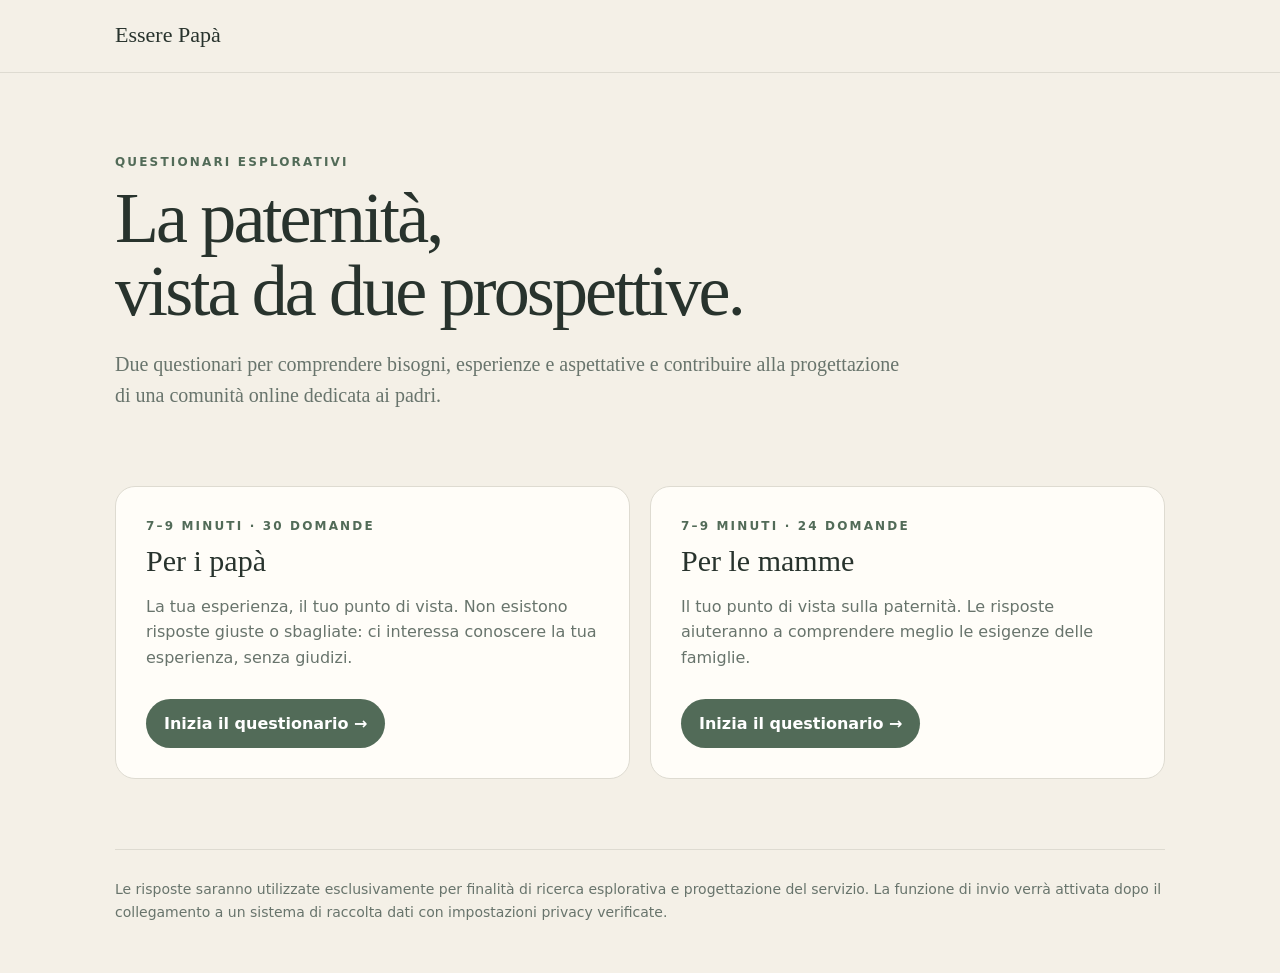
<file: index.html>
<!doctype html><html lang="it"><head><meta charset="utf-8"><meta name="viewport" content="width=device-width,initial-scale=1"><title>Essere Papà</title><style>:root{--bg:#f4f0e7;--card:#fffdf8;--ink:#28332d;--muted:#68746c;--green:#526b58;--line:#dedbd1}*{box-sizing:border-box}body{margin:0;background:var(--bg);color:var(--ink);font:16px/1.6 system-ui,sans-serif}.w{width:min(1050px,calc(100% - 36px));margin:auto}header{padding:22px 0;border-bottom:1px solid var(--line)}header a{color:inherit;text-decoration:none;font:22px Georgia,serif}.hero{padding:80px 0 55px;max-width:800px}h1{font:clamp(44px,7vw,72px)/1.02 Georgia,serif;letter-spacing:-.04em;margin:10px 0 20px}.ey{font-size:12px;text-transform:uppercase;letter-spacing:.18em;color:var(--green);font-weight:700}.lead{font:20px/1.55 Georgia,serif;color:var(--muted)}.cards{display:grid;grid-template-columns:1fr 1fr;gap:20px;padding-bottom:70px}.card{background:var(--card);border:1px solid var(--line);border-radius:20px;padding:30px}.card h2{font:30px Georgia,serif;margin:8px 0}.card p{color:var(--muted)}.btn{display:inline-block;margin-top:12px;padding:12px 18px;border-radius:999px;background:var(--green);color:white;text-decoration:none;font-weight:650}.privacy{border-top:1px solid var(--line);padding:28px 0 50px;color:var(--muted);font-size:14px}@media(max-width:680px){.cards{grid-template-columns:1fr}.hero{padding-top:50px}}</style></head><body><header><div class="w"><a href="./">Essere Papà</a></div></header><main class="w"><section class="hero"><div class="ey">Questionari esplorativi</div><h1>La paternità,<br>vista da due prospettive.</h1><p class="lead">Due questionari per comprendere bisogni, esperienze e aspettative e contribuire alla progettazione di una comunità online dedicata ai padri.</p></section><section class="cards"><article class="card"><div class="ey">7–9 minuti · 30 domande</div><h2>Per i papà</h2><p>La tua esperienza, il tuo punto di vista. Non esistono risposte giuste o sbagliate: ci interessa conoscere la tua esperienza, senza giudizi.</p><a class="btn" href="papa.html">Inizia il questionario →</a></article><article class="card"><div class="ey">7–9 minuti · 24 domande</div><h2>Per le mamme</h2><p>Il tuo punto di vista sulla paternità. Le risposte aiuteranno a comprendere meglio le esigenze delle famiglie.</p><a class="btn" href="mamme.html">Inizia il questionario →</a></article></section><div class="privacy">Le risposte saranno utilizzate esclusivamente per finalità di ricerca esplorativa e progettazione del servizio. La funzione di invio verrà attivata dopo il collegamento a un sistema di raccolta dati con impostazioni privacy verificate.</div></main></body></html>
</file>
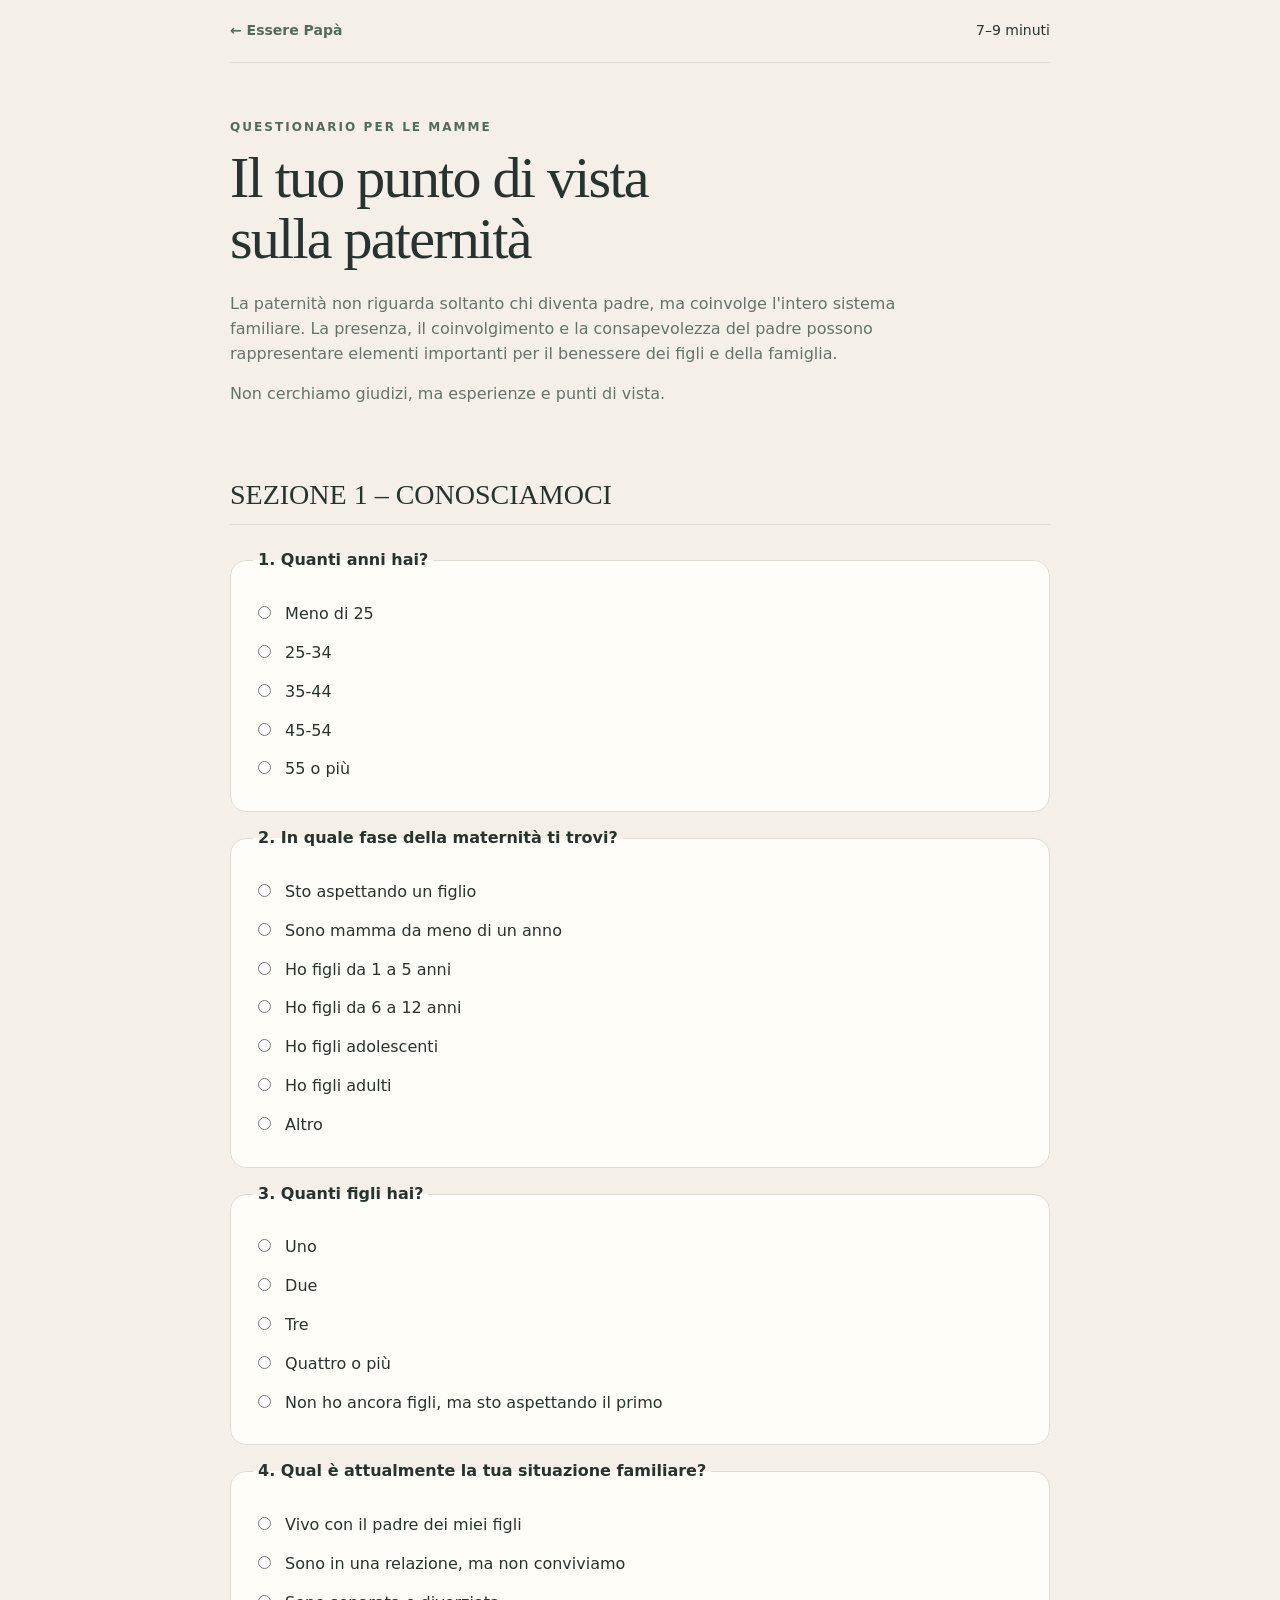
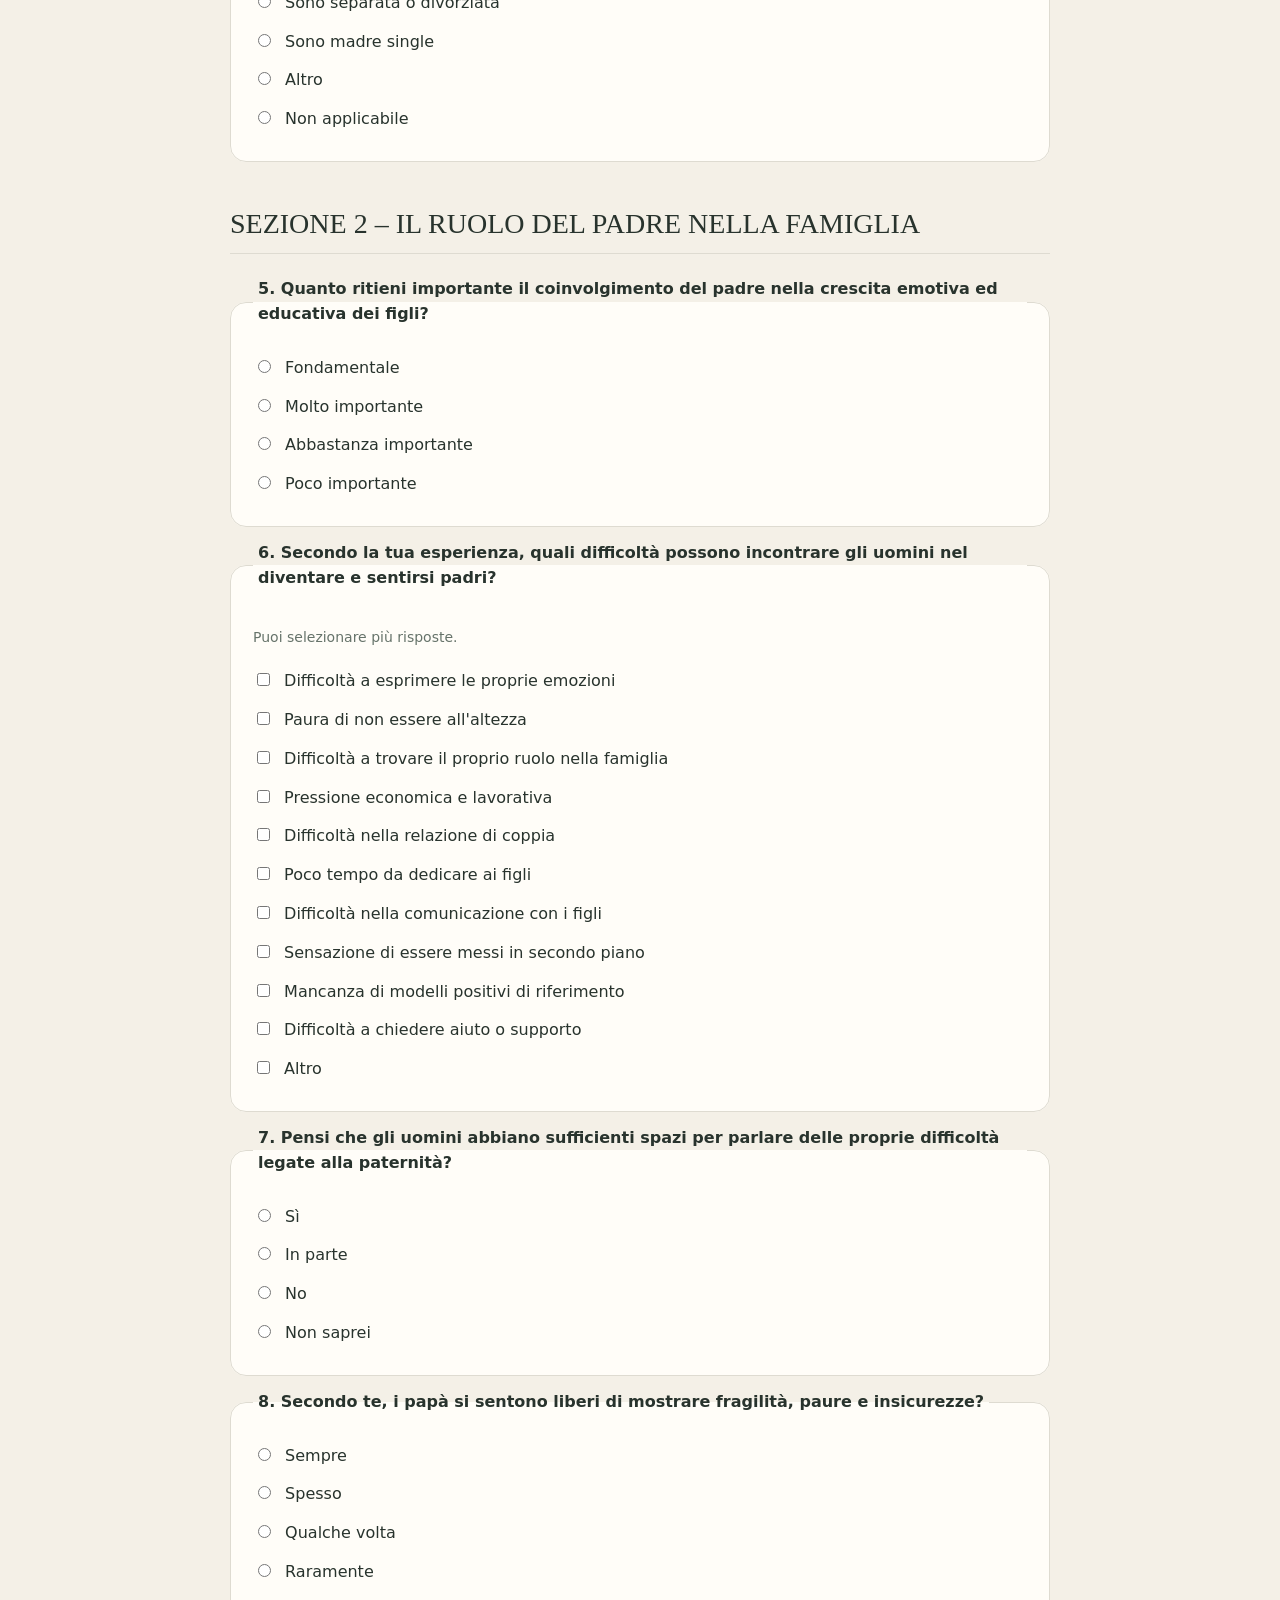
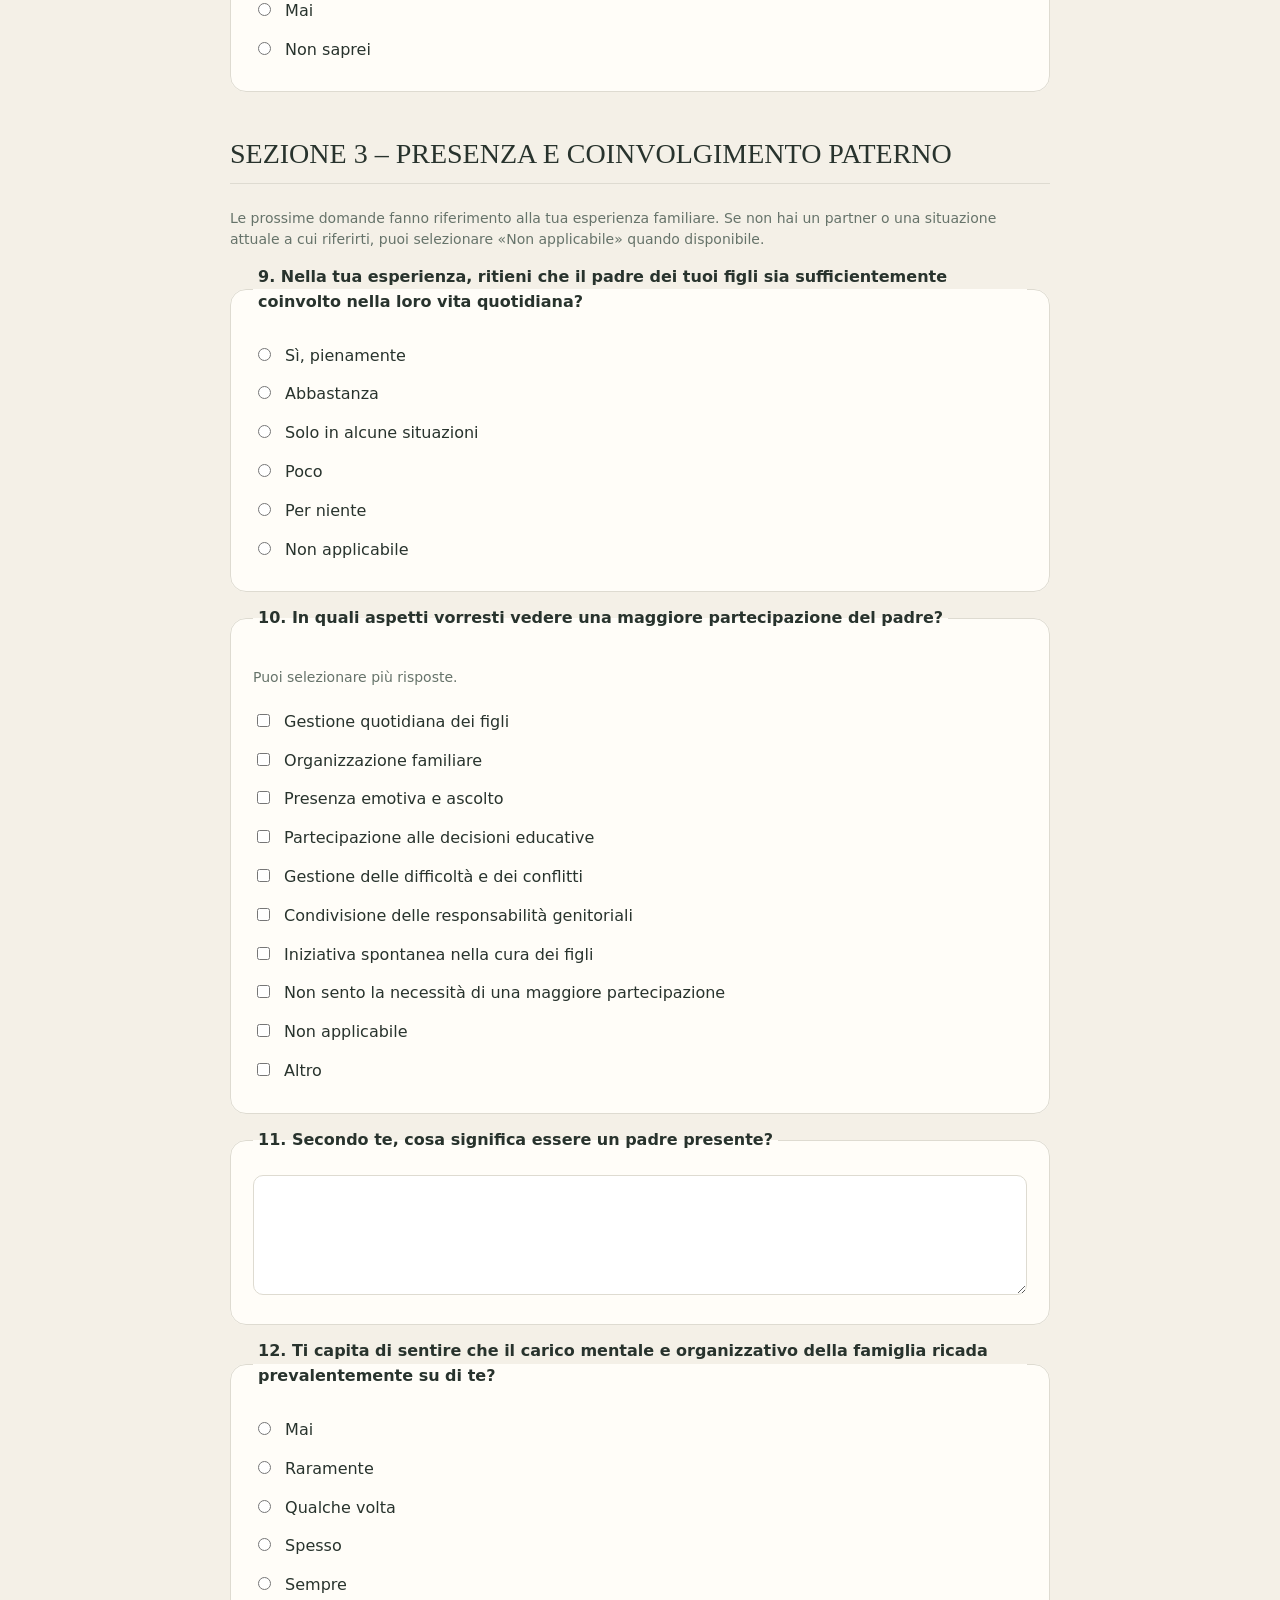
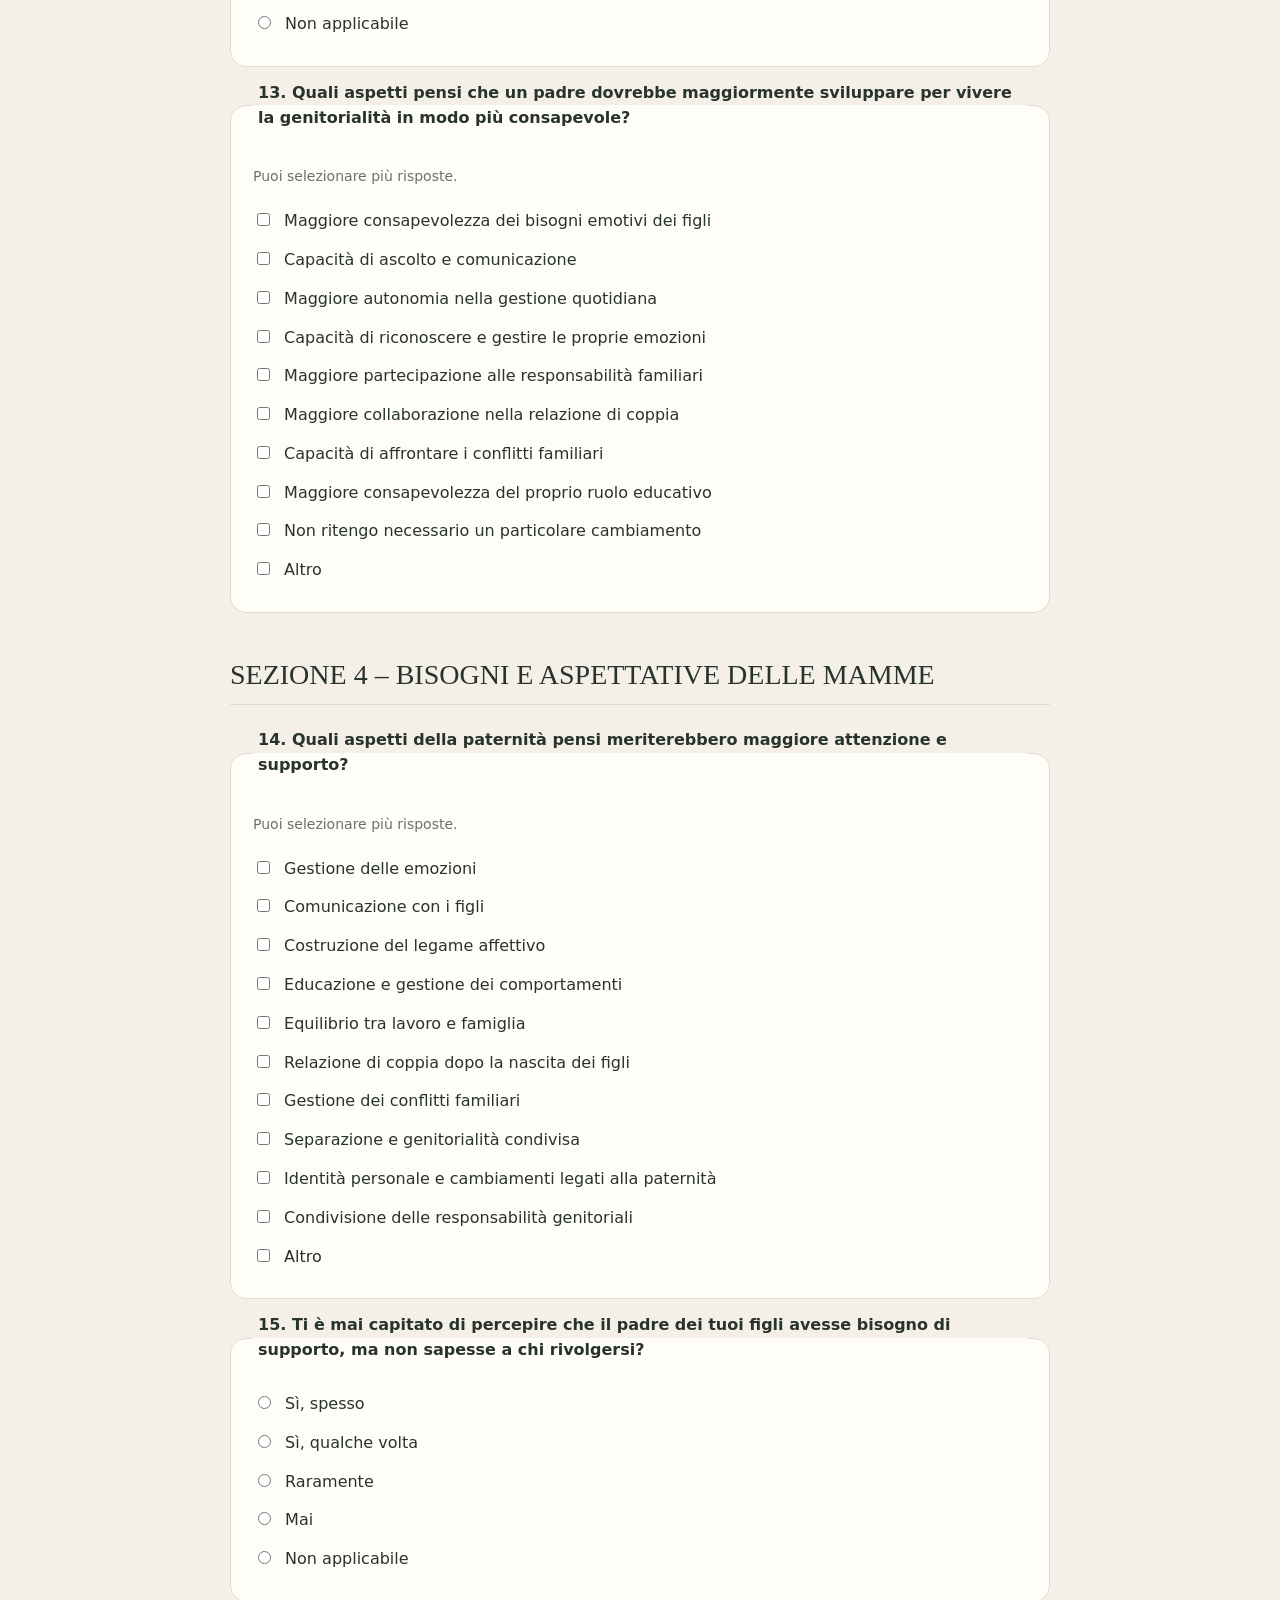
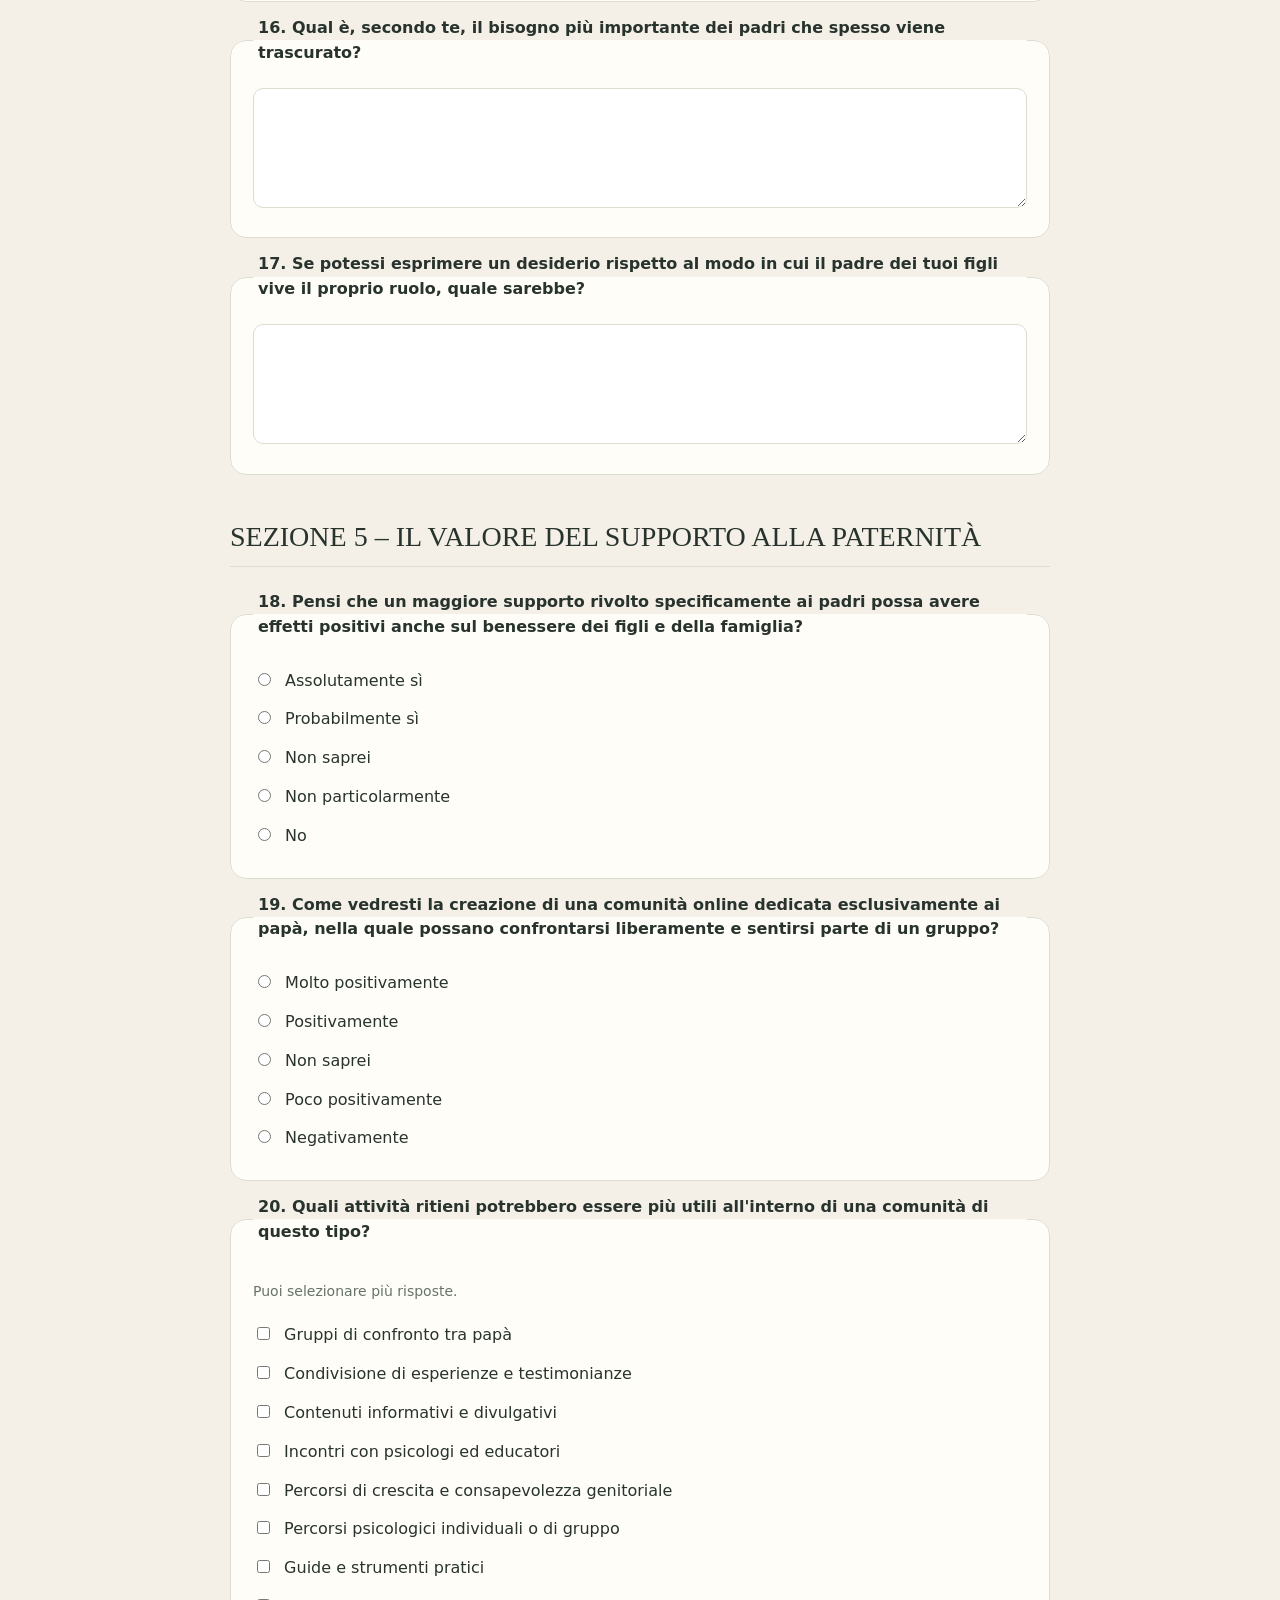
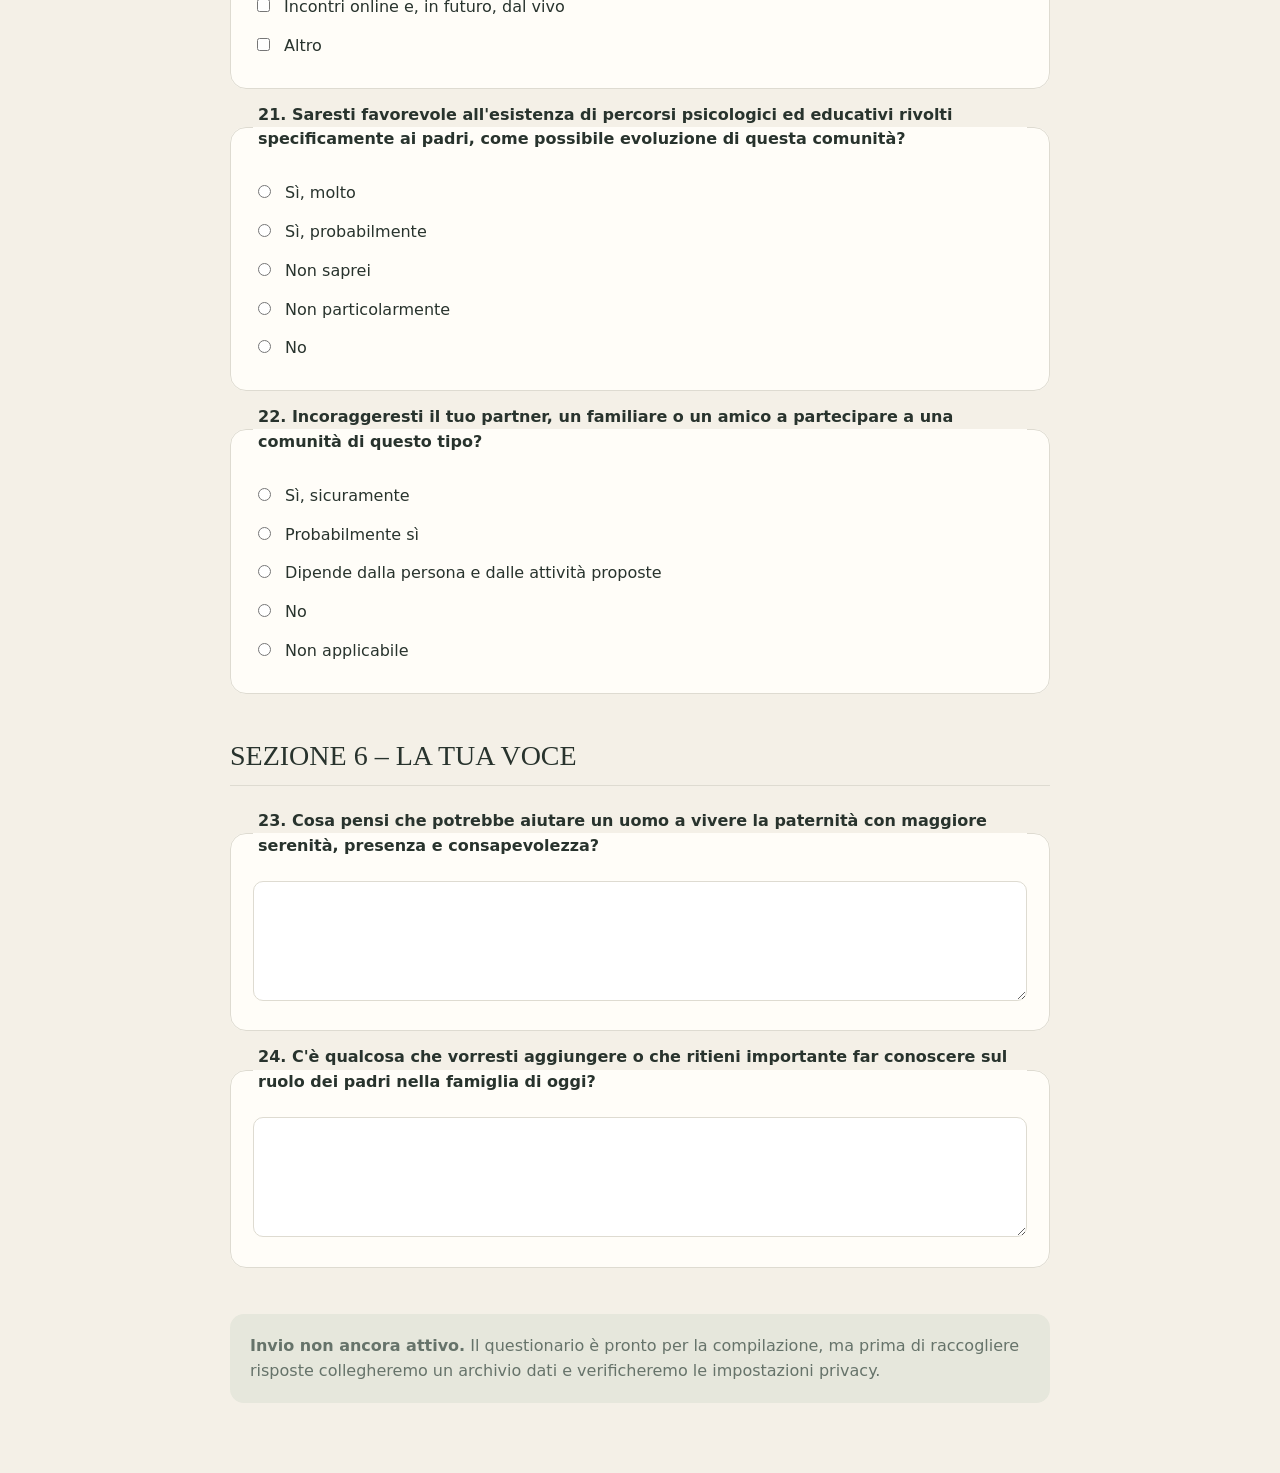
<file: mamme.html>
<!doctype html><html lang="it"><head><meta charset="utf-8"><meta name="viewport" content="width=device-width,initial-scale=1"><title>Questionario per le mamme · Essere Papà</title><link rel="stylesheet" href="survey.css"></head><body><header><a href="./">← Essere Papà</a><span>7–9 minuti</span></header><main><div class="intro"><div class="ey">Questionario per le mamme</div><h1>Il tuo punto di vista<br>sulla paternità</h1><p>La paternità non riguarda soltanto chi diventa padre, ma coinvolge l'intero sistema familiare. La presenza, il coinvolgimento e la consapevolezza del padre possono rappresentare elementi importanti per il benessere dei figli e della famiglia.</p><p>Non cerchiamo giudizi, ma esperienze e punti di vista.</p></div><form id="survey"></form><div class="pending"><b>Invio non ancora attivo.</b> Il questionario è pronto per la compilazione, ma prima di raccogliere risposte collegheremo un archivio dati e verificheremo le impostazioni privacy.</div></main><script src="questions-mamme.js"></script><script src="survey.js"></script></body></html>
</file>
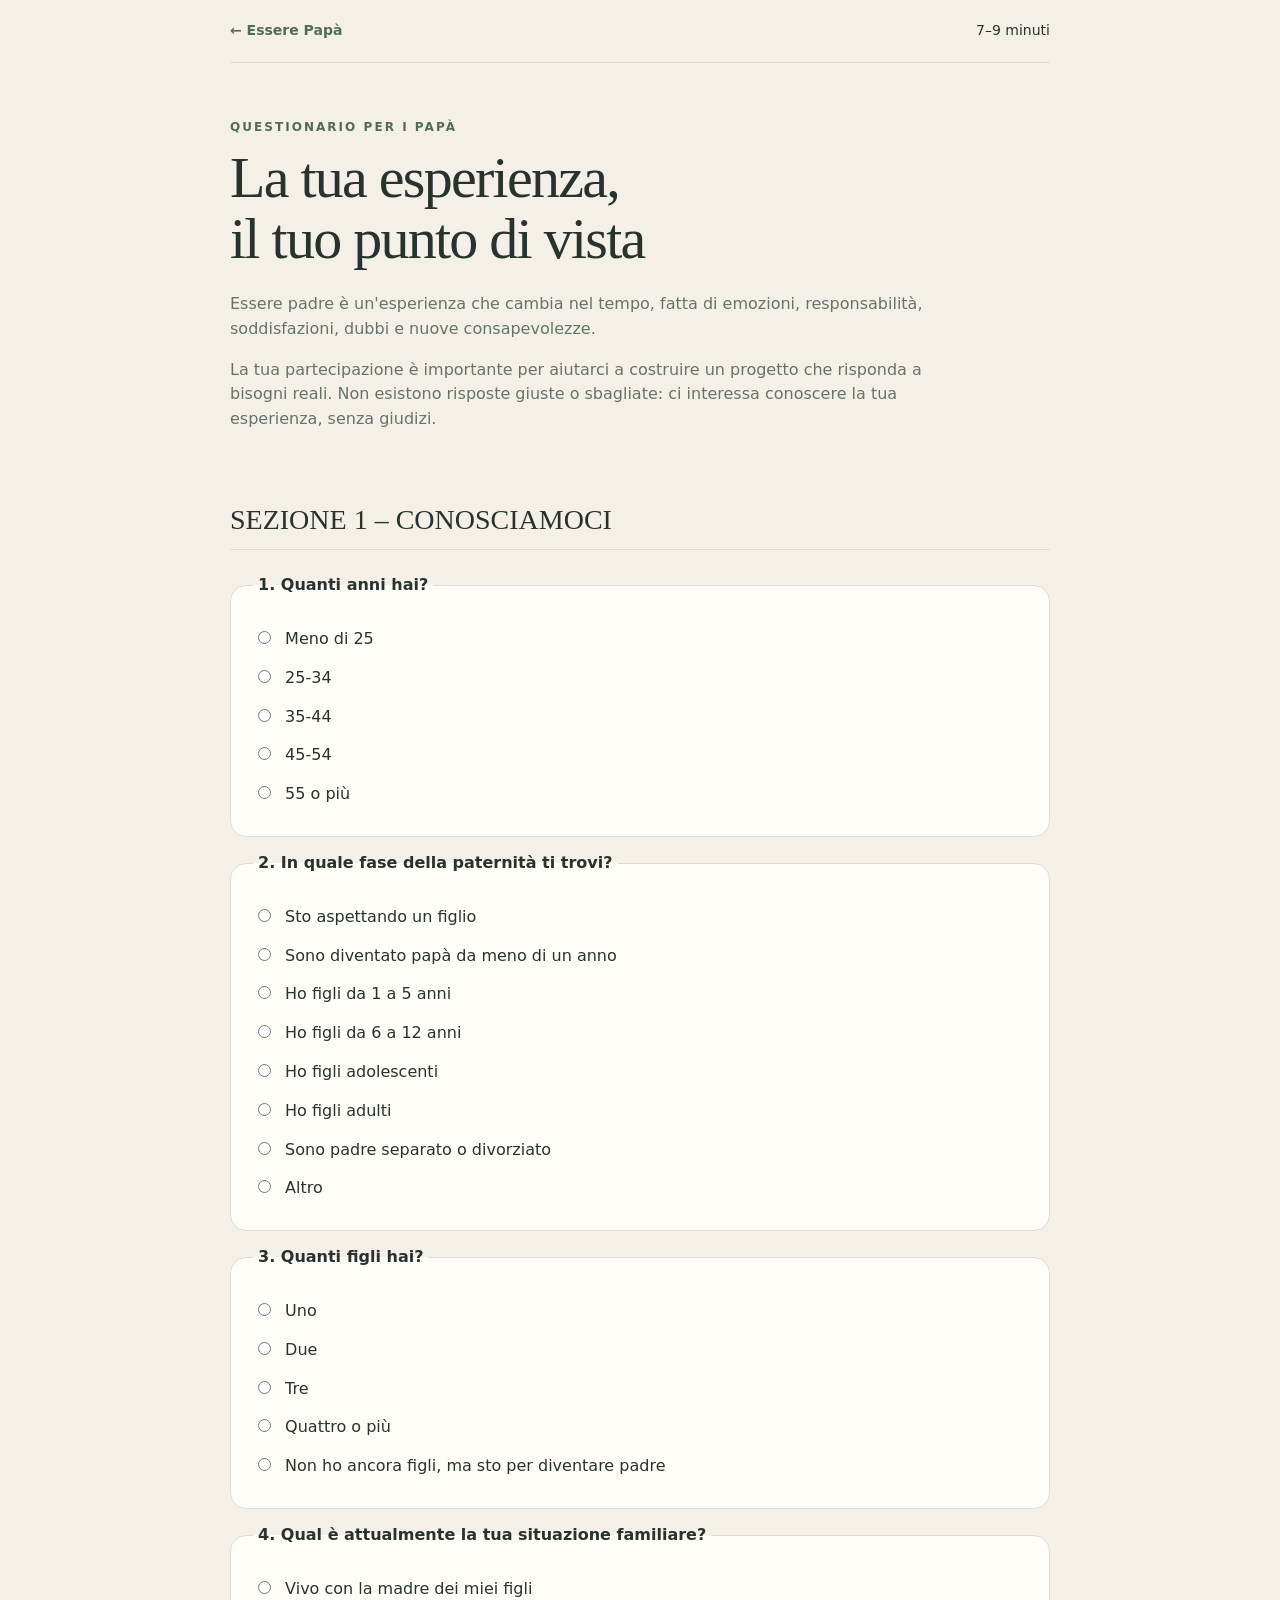
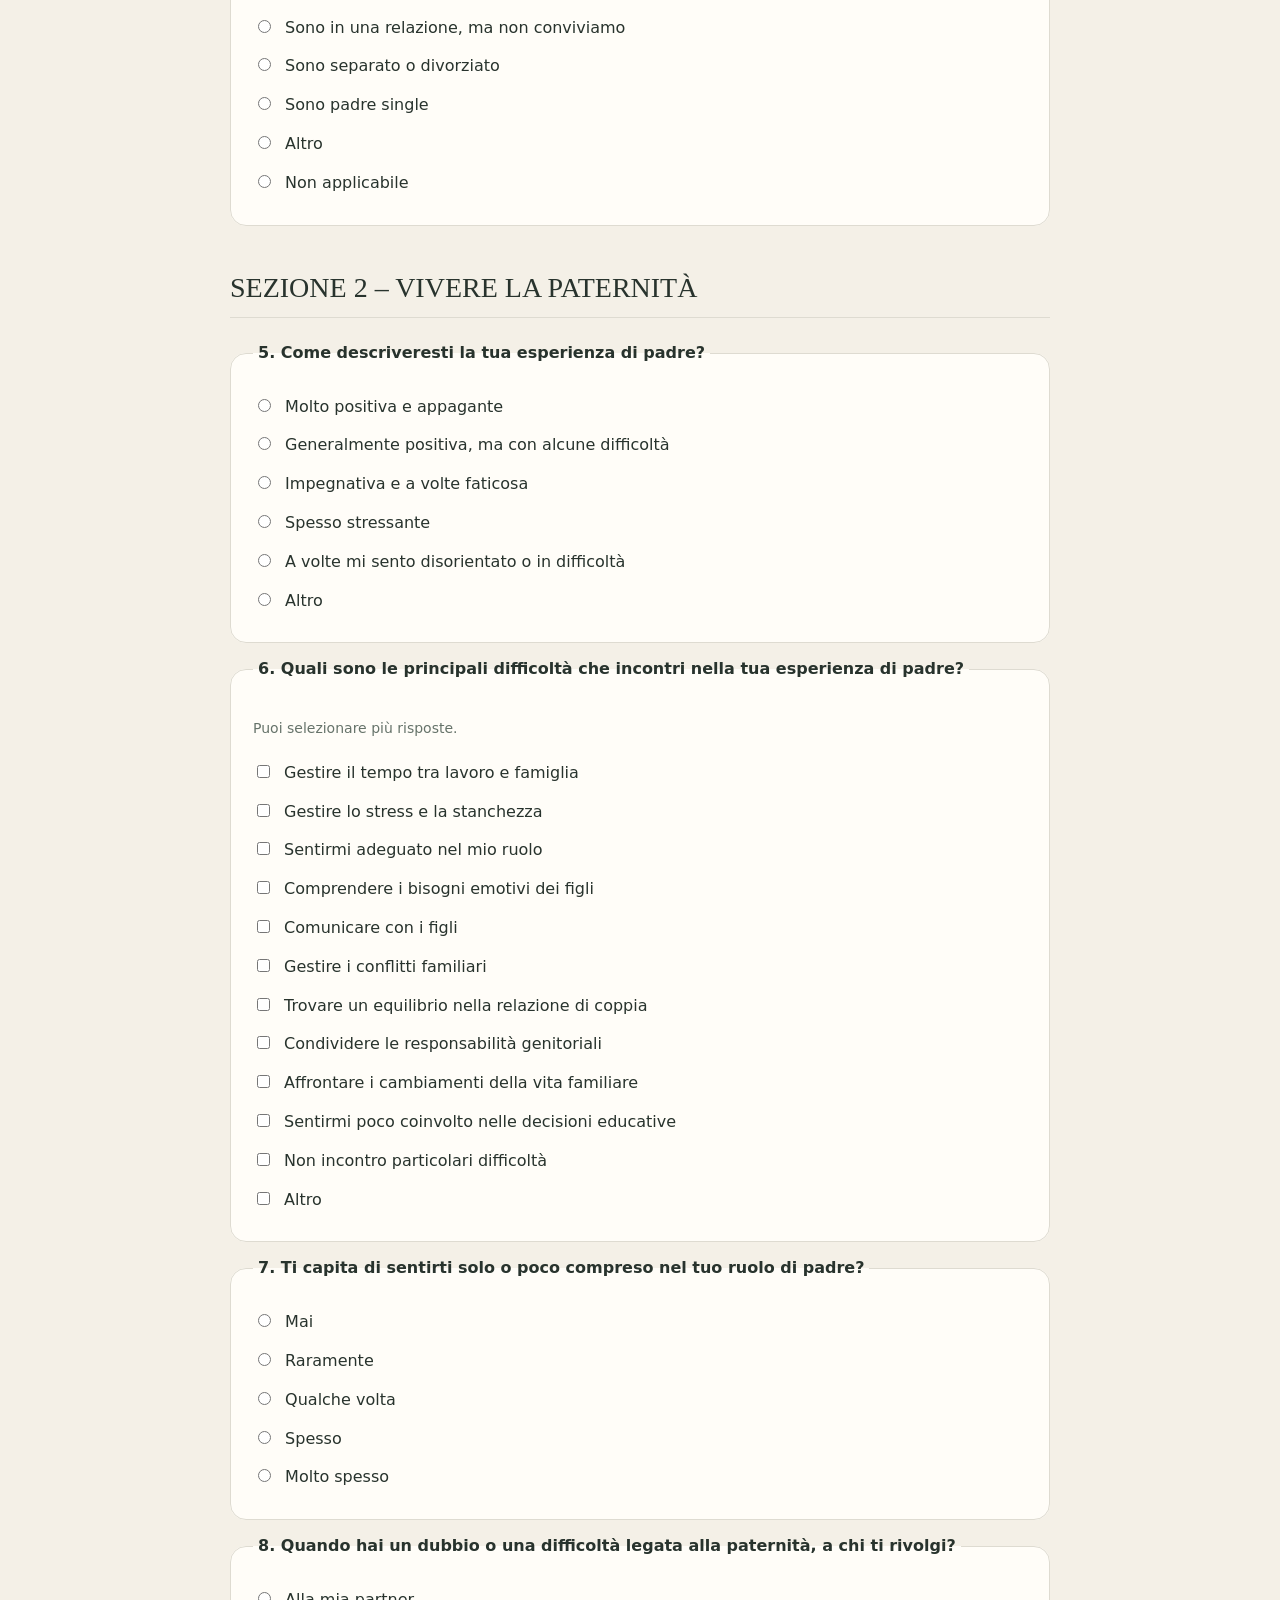
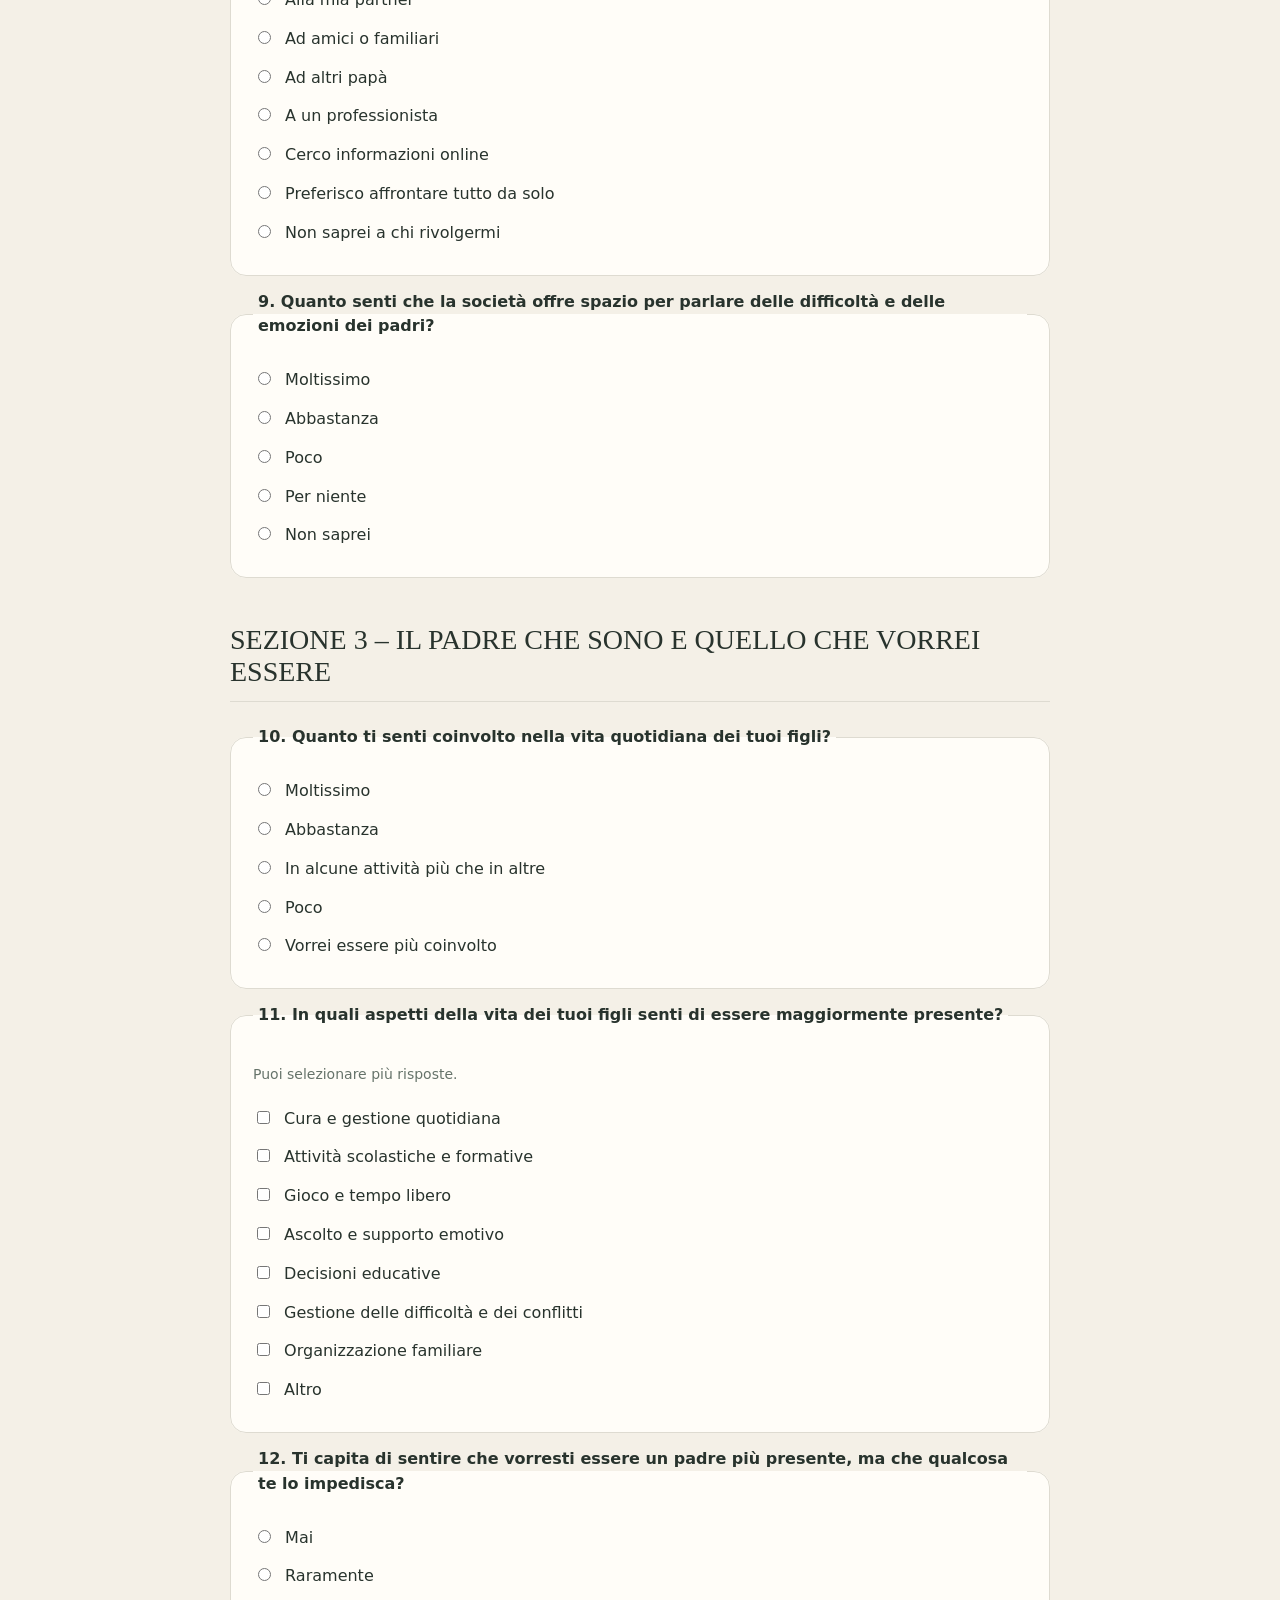
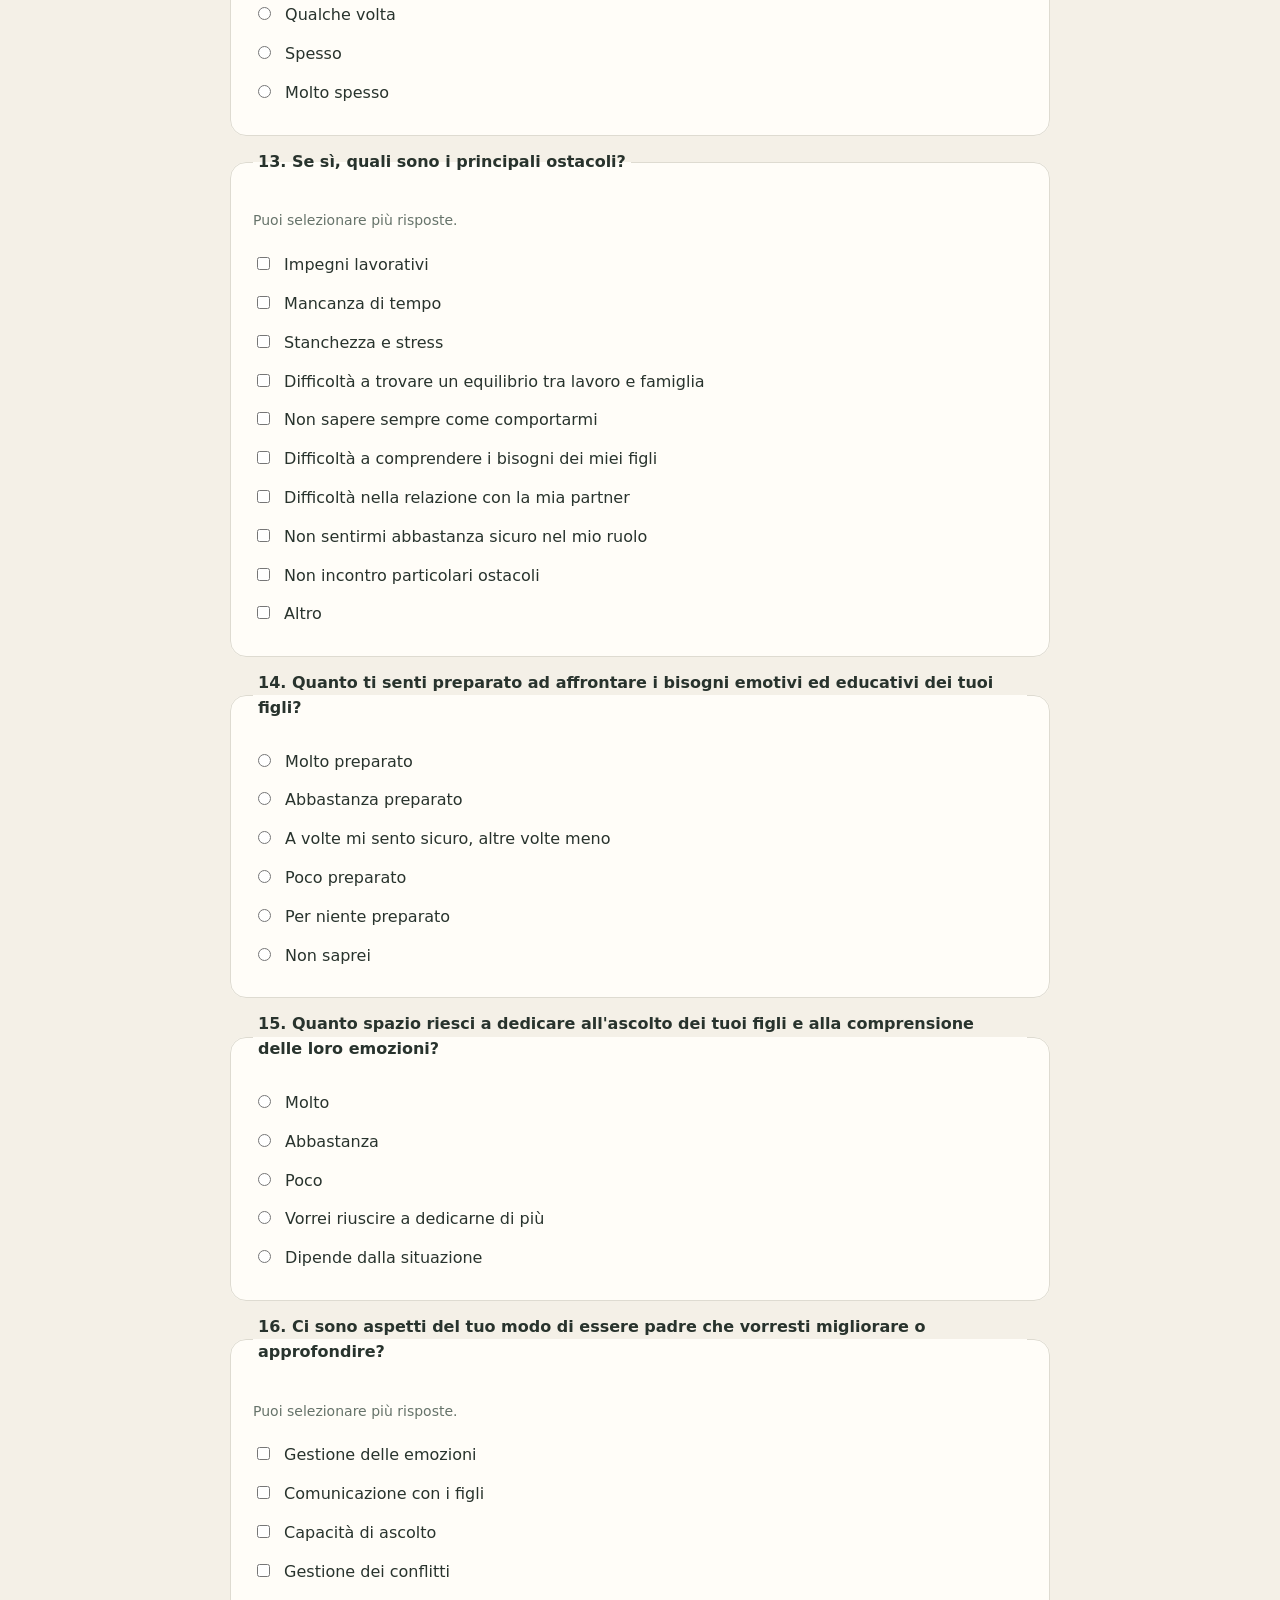
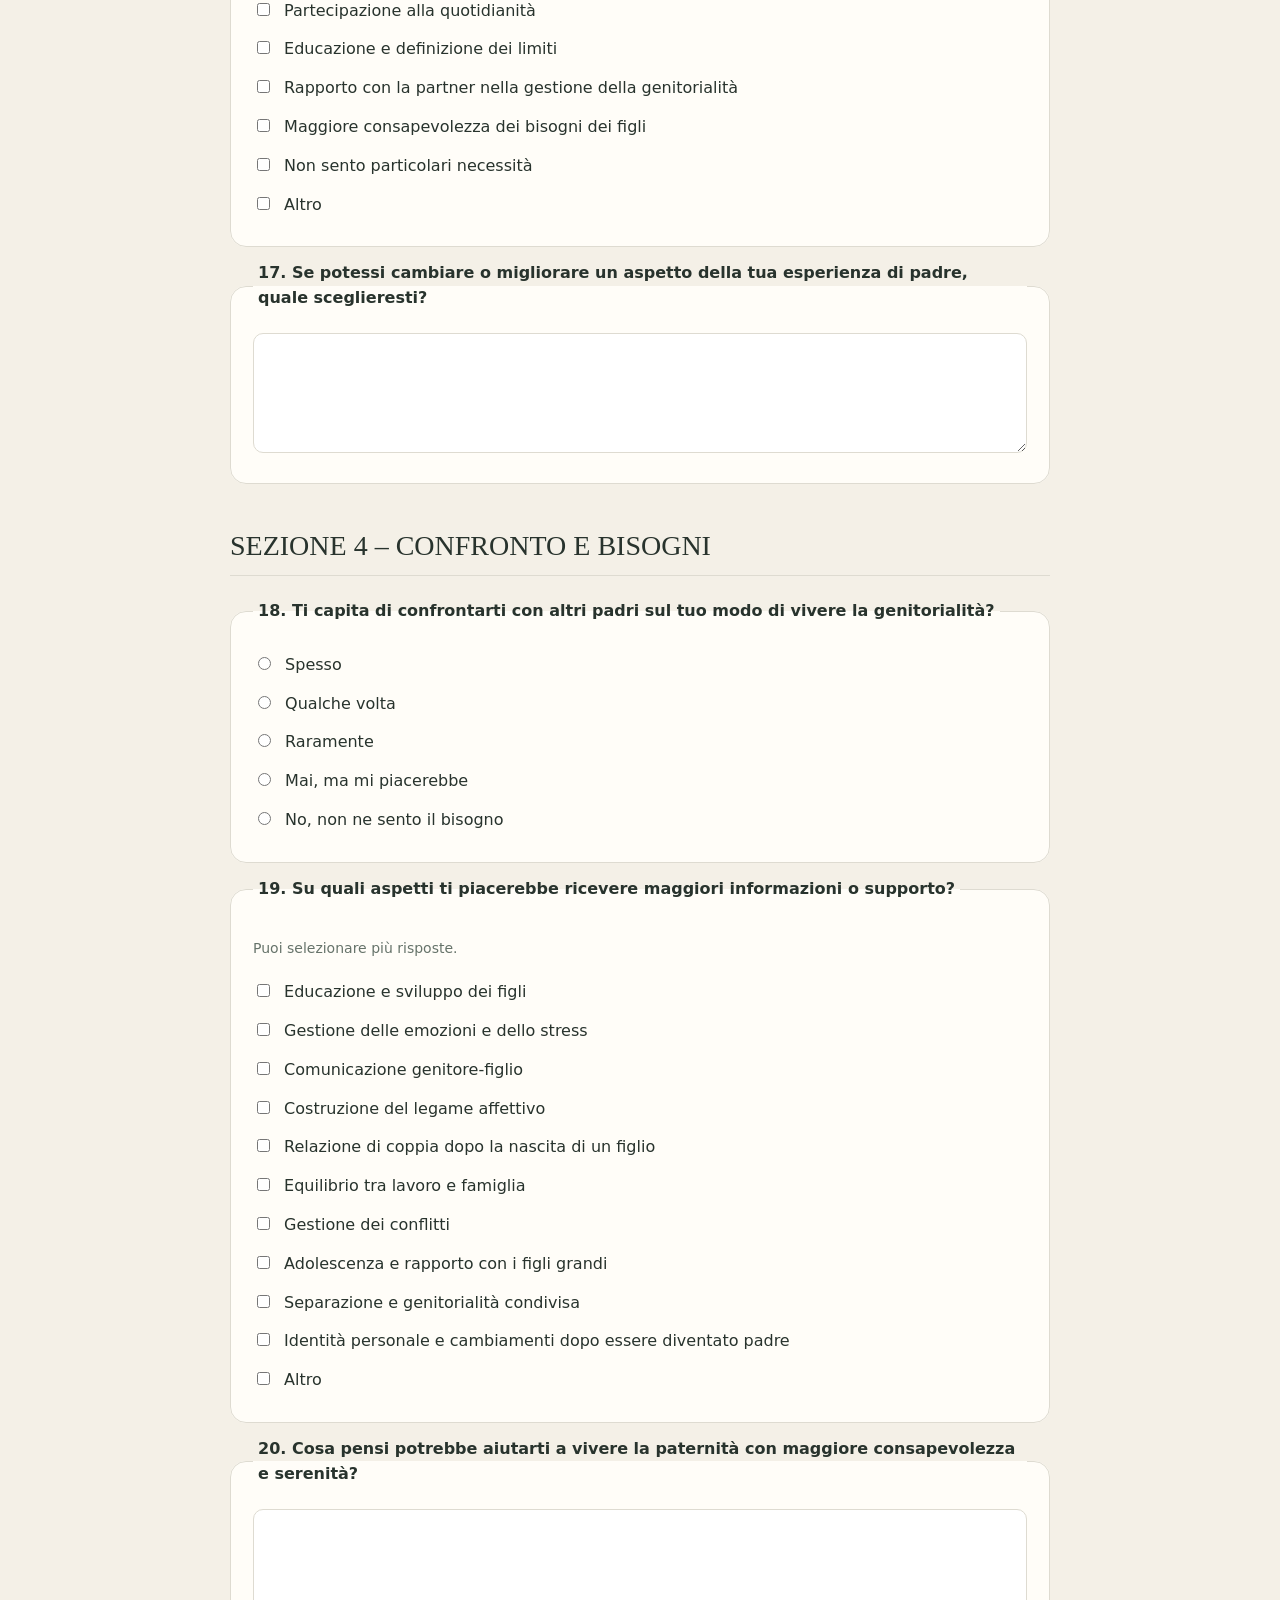
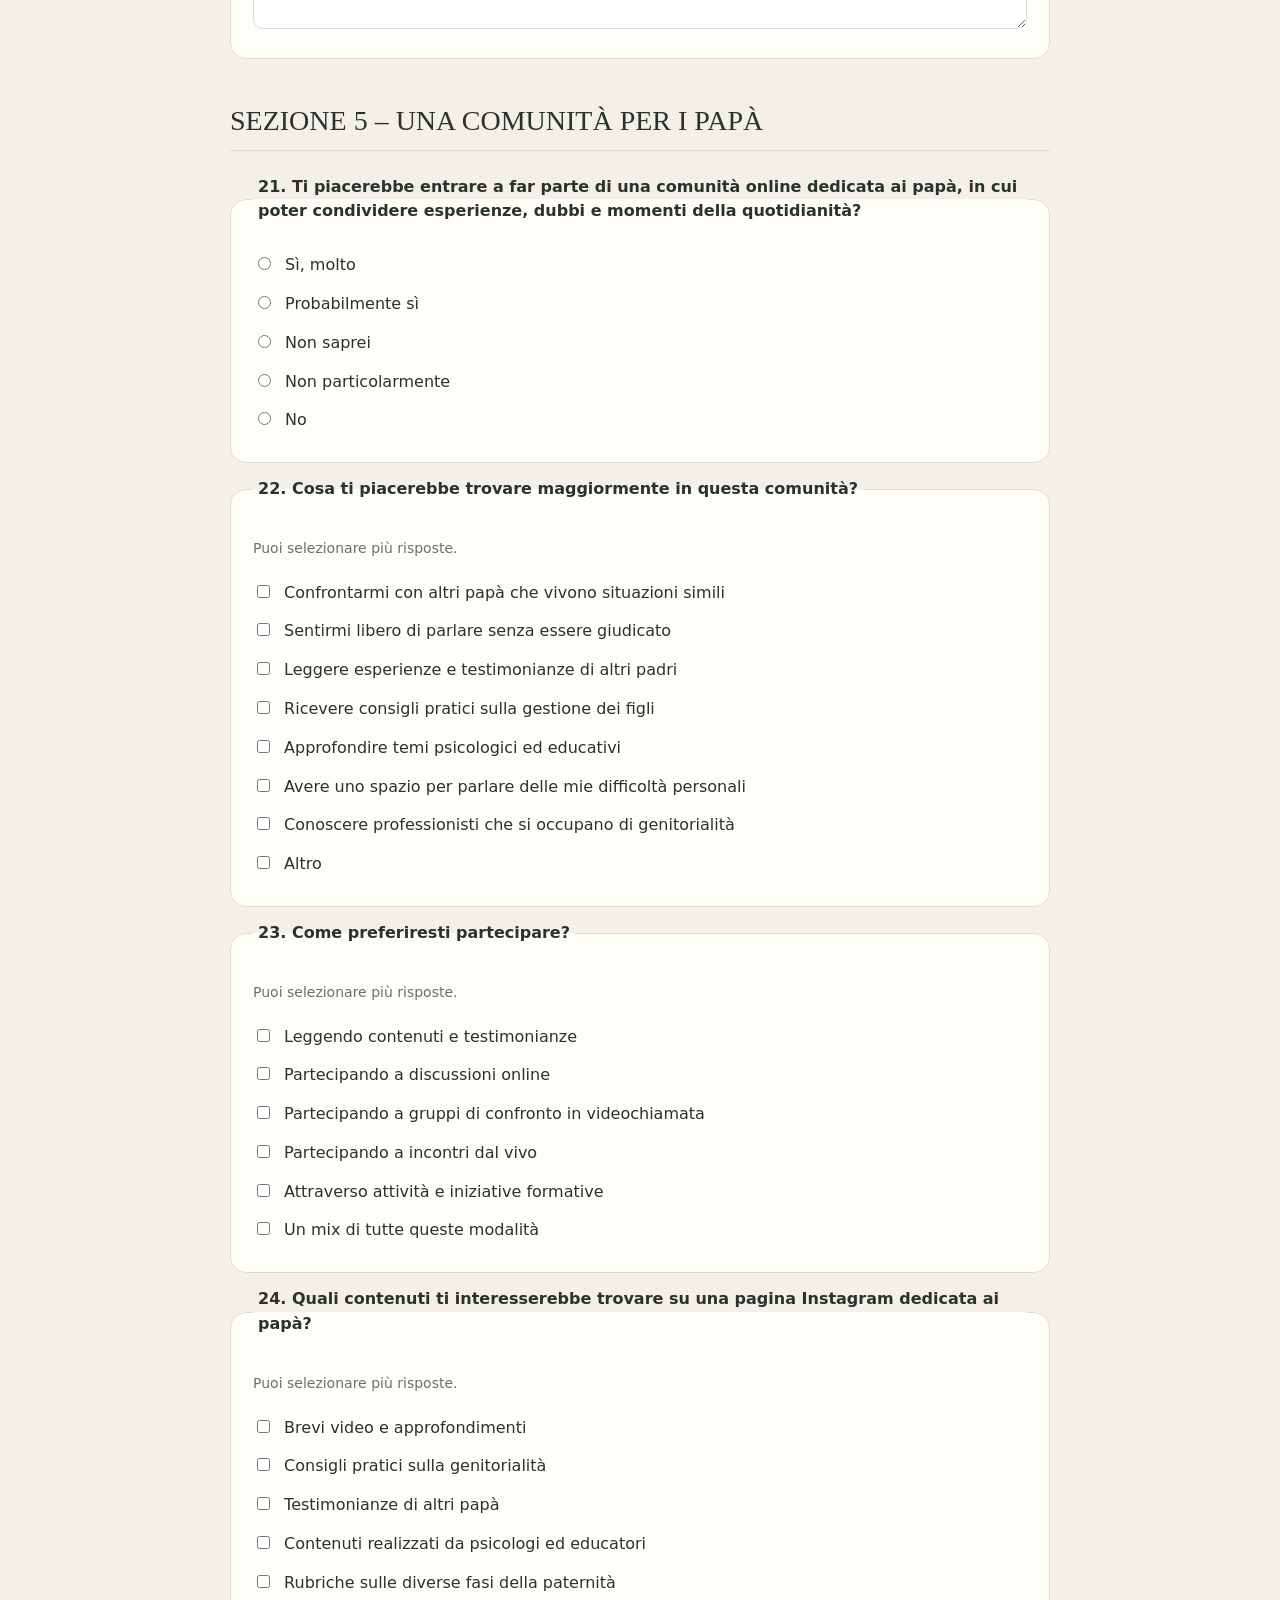
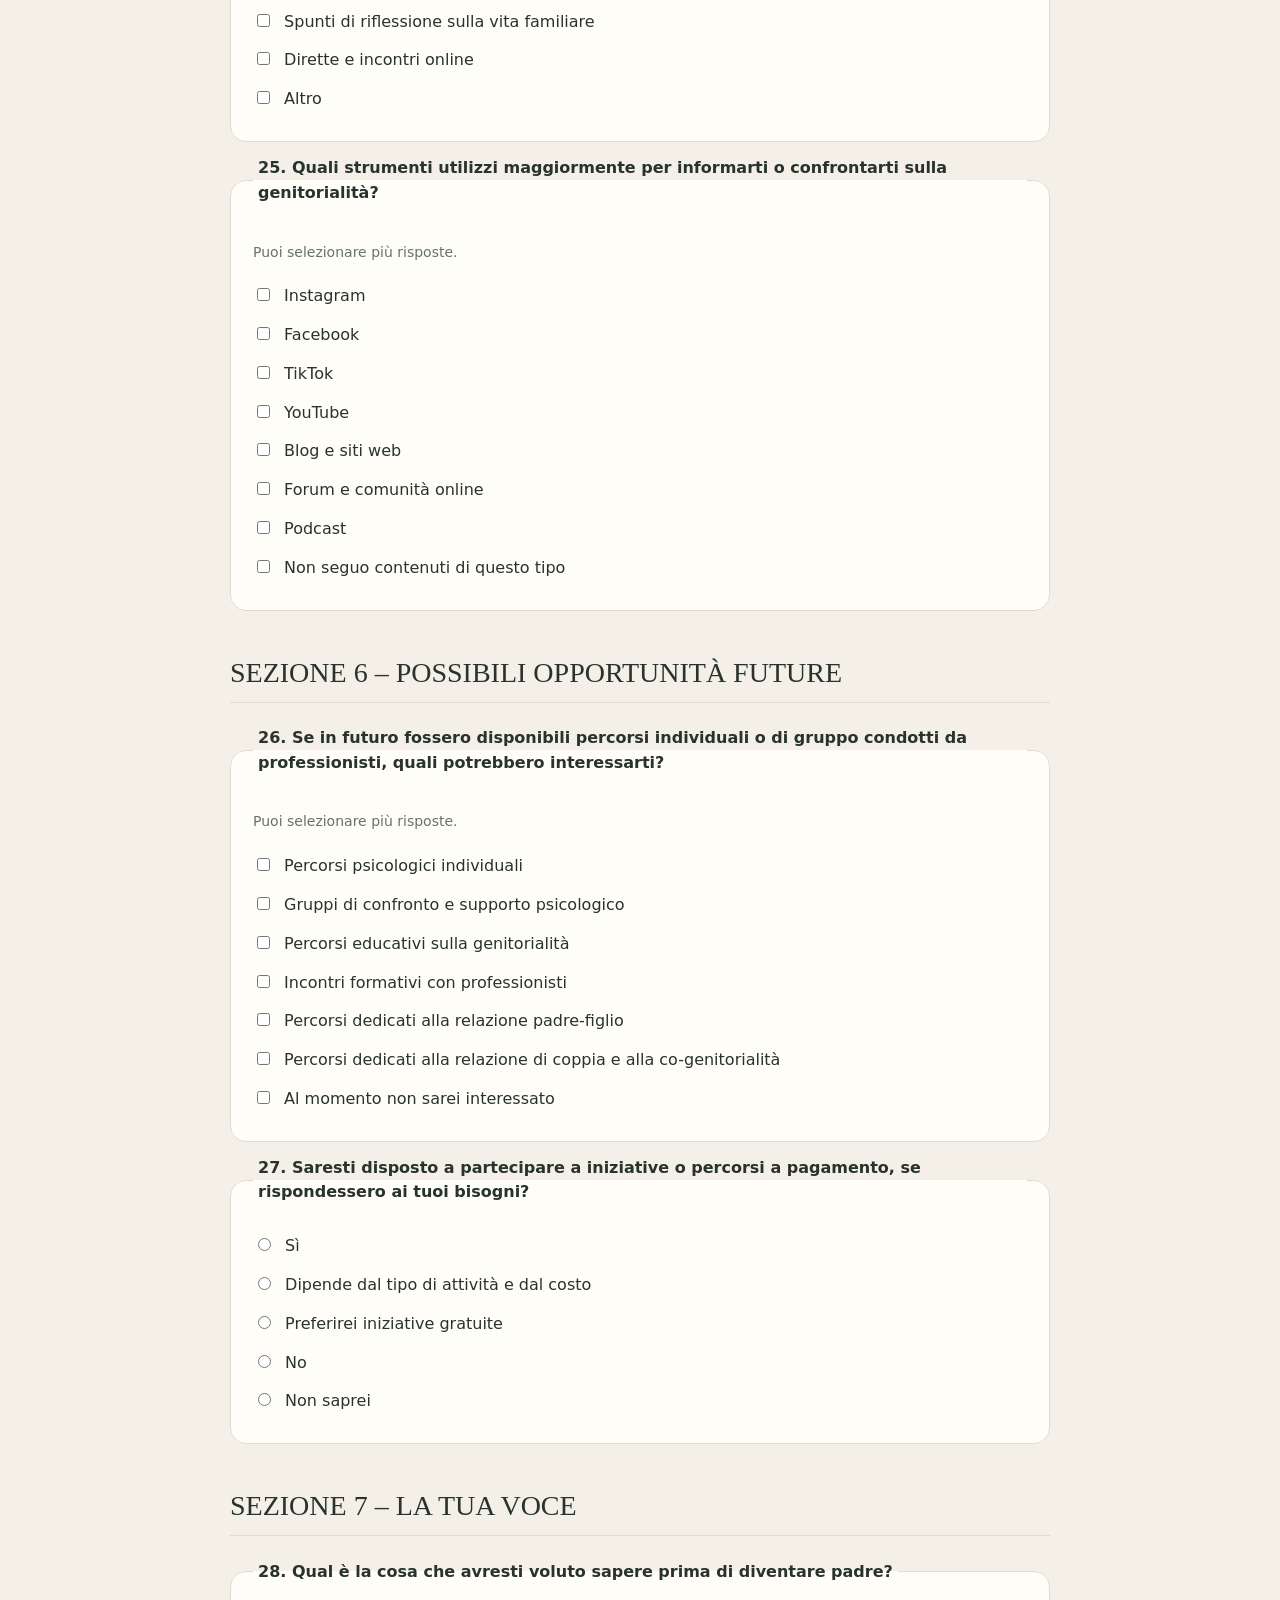
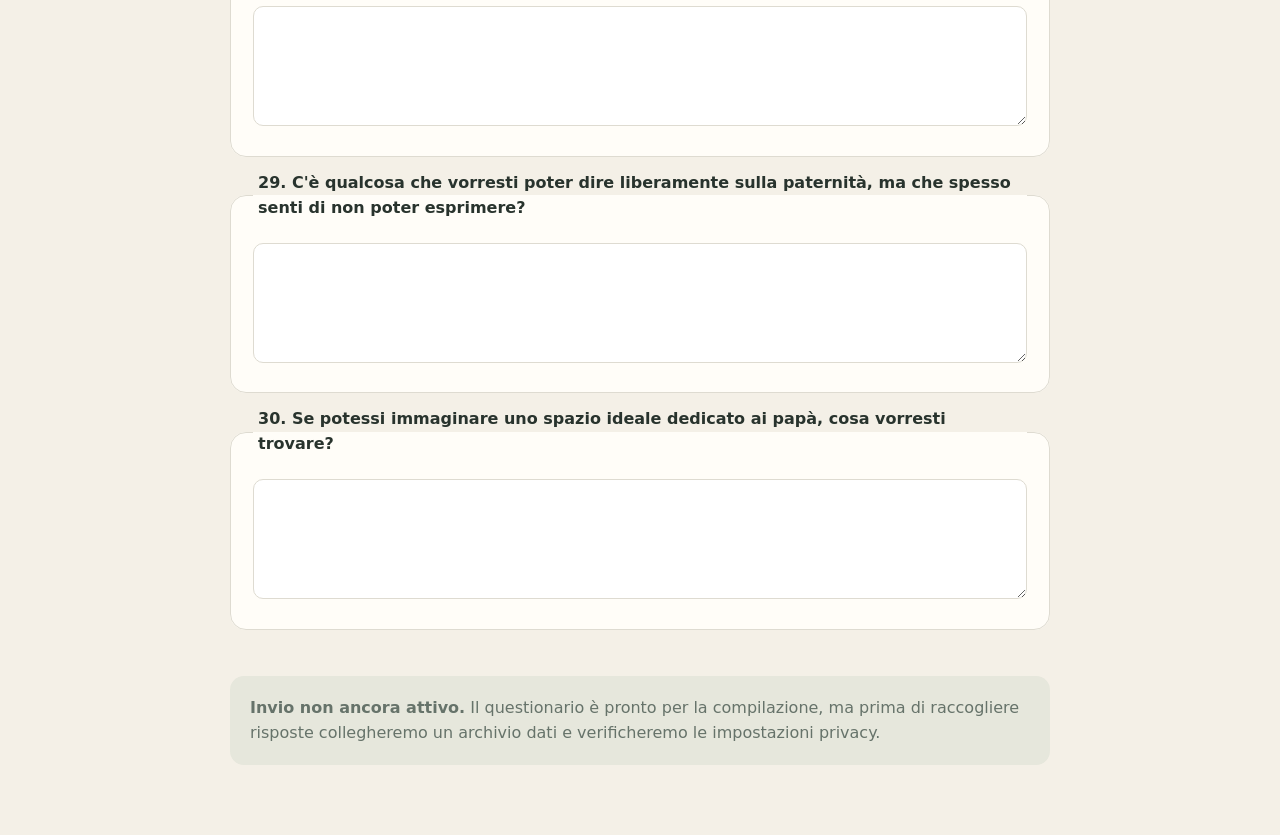
<file: papa.html>
<!doctype html><html lang="it"><head><meta charset="utf-8"><meta name="viewport" content="width=device-width,initial-scale=1"><title>Questionario per i papà · Essere Papà</title><link rel="stylesheet" href="survey.css"></head><body><header><a href="./">← Essere Papà</a><span>7–9 minuti</span></header><main><div class="intro"><div class="ey">Questionario per i papà</div><h1>La tua esperienza,<br>il tuo punto di vista</h1><p>Essere padre è un'esperienza che cambia nel tempo, fatta di emozioni, responsabilità, soddisfazioni, dubbi e nuove consapevolezze.</p><p>La tua partecipazione è importante per aiutarci a costruire un progetto che risponda a bisogni reali. Non esistono risposte giuste o sbagliate: ci interessa conoscere la tua esperienza, senza giudizi.</p></div><form id="survey"></form><div class="pending"><b>Invio non ancora attivo.</b> Il questionario è pronto per la compilazione, ma prima di raccogliere risposte collegheremo un archivio dati e verificheremo le impostazioni privacy.</div></main><script src="questions-papa.js"></script><script src="survey.js"></script></body></html>
</file>
<file: survey.css>
:root{--bg:#f4f0e7;--card:#fffdf8;--ink:#28332d;--muted:#66736a;--green:#526b58;--line:#dedbd1;--clay:#b87d60}*{box-sizing:border-box}body{margin:0;background:var(--bg);color:var(--ink);font:16px/1.55 system-ui,sans-serif}header,main{width:min(820px,calc(100% - 32px));margin:auto}header{padding:20px 0;display:flex;justify-content:space-between;border-bottom:1px solid var(--line);font-size:14px}header a{color:var(--green);text-decoration:none;font-weight:700}.intro{padding:55px 0 30px}.ey{font-size:12px;letter-spacing:.17em;text-transform:uppercase;color:var(--green);font-weight:800}h1{font:clamp(38px,7vw,58px)/1.05 Georgia,serif;letter-spacing:-.03em;margin:12px 0 22px}.intro p{color:var(--muted);max-width:700px}.section{margin:26px 0 46px}.section h2{font:28px Georgia,serif;border-bottom:1px solid var(--line);padding-bottom:13px}.hint{color:var(--muted);font-size:14px}.q{background:var(--card);border:1px solid var(--line);border-radius:16px;padding:22px;margin:14px 0}.q legend{font-weight:700;padding:0 5px}.opt{display:block;padding:7px 0}.opt input{margin-right:9px;accent-color:var(--green)}textarea{width:100%;min-height:120px;border:1px solid var(--line);border-radius:10px;padding:12px;font:inherit;background:white}.pending{margin:35px 0 70px;padding:20px;border-radius:14px;background:#e6e7dc;color:var(--muted)}
</file>
